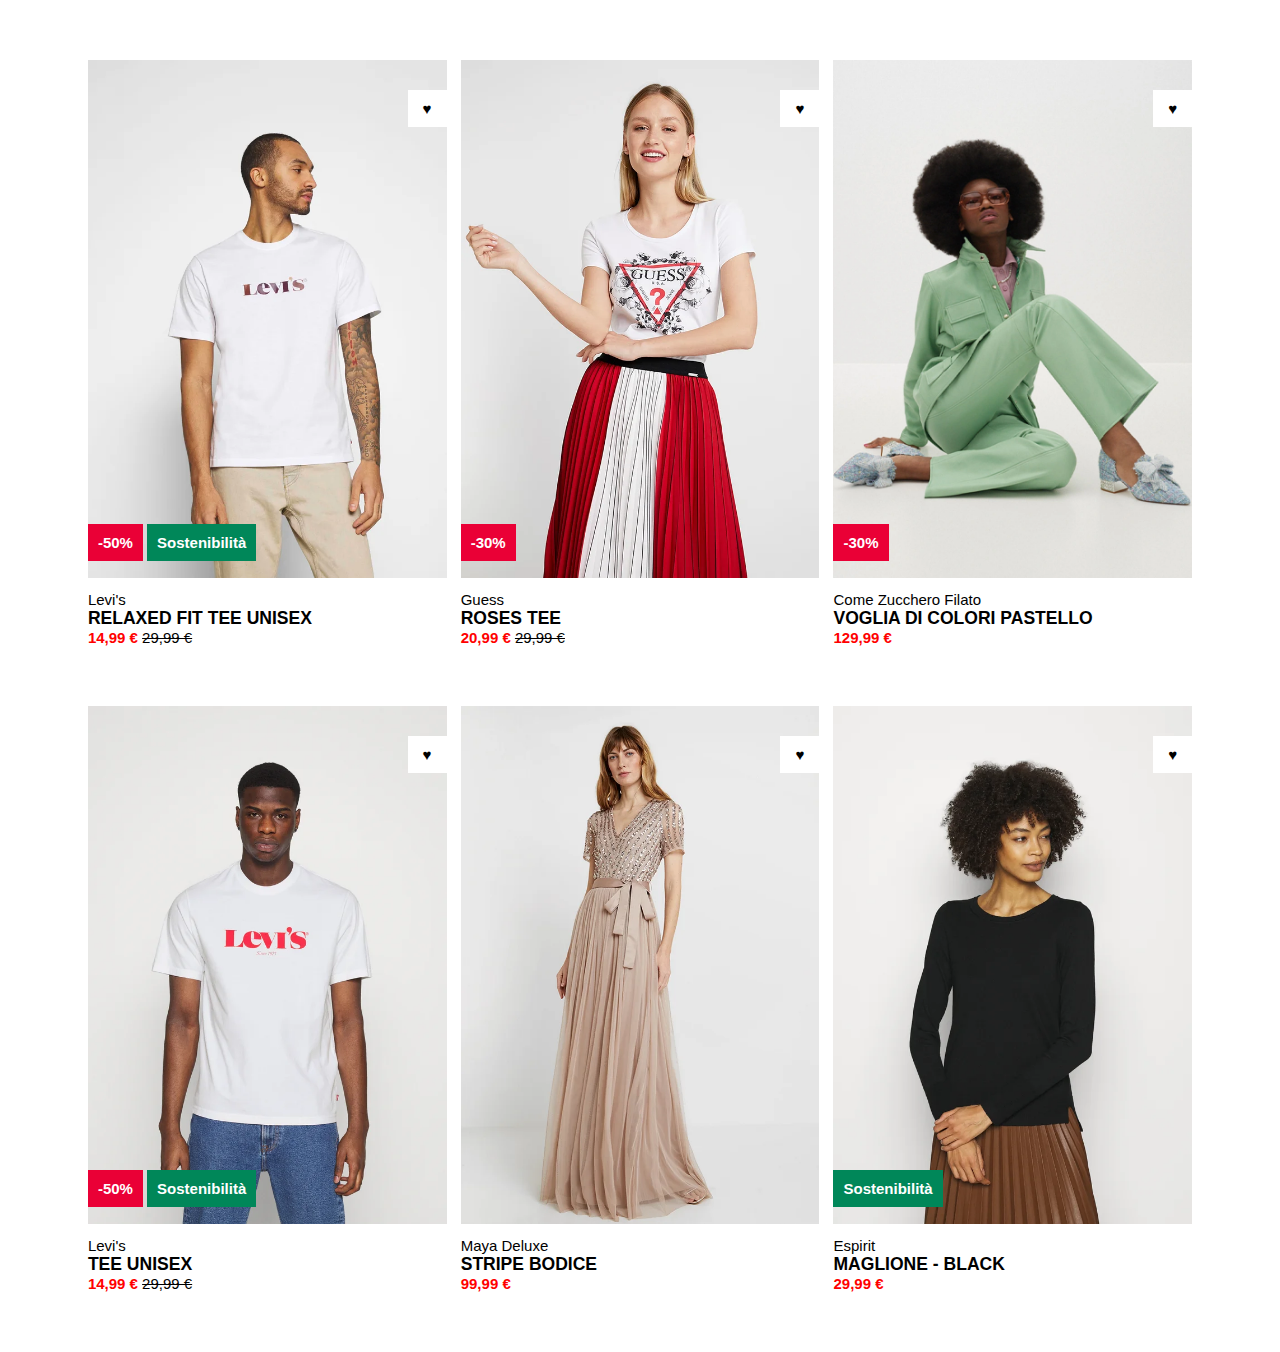
<file: index.html>
<!DOCTYPE html>
<html lang="en">
<head>
  <meta charset="UTF-8">
  <meta http-equiv="X-UA-Compatible" content="IE=edge">
  <meta name="viewport" content="width=device-width, initial-scale=1.0">
  <link rel="stylesheet" href="css/style.css">
  <title>Boolando</title>
</head>
<body>

  <!-- Row of products -->
  <div class="row">

    <!-- Product element -->
    <div class="product">

      <div class="image-box">
        <!-- Wishlist element -->
        <div class="heart">&hearts;</div>
        <div class="product-promo">
          <!-- Percentage discount  -->
          <span class="discount">-50&percnt;</span>
          <!-- Sustainability element -->
          <span class="sustainability secondary-label">Sostenibilit&agrave;</span>
        </div>
        <!-- Product images -->
        <img class="primary-image" src="img/1.webp" alt="Product Primary Image">
        <img class="secondary-image" src="img/1b.webp" alt="Product Secondary Image">
      </div>

      <div class="information-box">
        <!-- Brand name -->
        <span class="product-brand">Levi's</span>
        <!-- Product name -->
        <h3 class="product-name">Relaxed Fit Tee Unisex</h3>
        <!-- Standard Price -->
        <span class="product-price">14,99 &euro;</span>
        <!-- Original Price -->
        <span class="product-old-price">29,99 &euro;</span>
      </div>

    </div>


    <!-- Product element -->
    <div class="product">

      <div class="image-box">
        <!-- Wishlist element -->
        <div class="heart">&hearts;</div>
        <div class="product-promo">
          <!-- Percentage discount  -->
          <span class="discount">-30&percnt;</span>
        </div>
        <!-- Product images -->
        <img class="primary-image" src="img/2.webp" alt="Product Primary Image">
        <img class="secondary-image" src="img/2b.webp" alt="Product Secondary Image">
      </div>

      <div class="information-box">
        <!-- Brand name -->
        <span class="product-brand">Guess</span>
        <!-- Product name -->
        <h3 class="product-name">Roses Tee</h3>
        <!-- Standard Price -->
        <span class="product-price">20,99 &euro;</span>
        <!-- Original Price -->
        <span class="product-old-price">29,99 &euro;</span>
      </div>

    </div>


    <!-- Product element -->
    <div class="product">

      <div class="image-box">
        <!-- Wishlist element -->
        <div class="heart">&hearts;</div>
        <div class="product-promo">
          <!-- Percentage discount  -->
          <span class="discount">-30&percnt;</span>
        </div>
        <!-- Product images -->
        <img class="primary-image" src="img/3.webp" alt="Product Primary Image">
        <img class="secondary-image" src="img/3b.webp" alt="Product Secondary Image">
      </div>

      <div class="information-box">
        <!-- Brand name -->
        <span class="product-brand">Come Zucchero Filato</span>
        <!-- Product name -->
        <h3 class="product-name">Voglia di colori Pastello</h3>
        <!-- Standard Price -->
        <span class="product-price">129,99 &euro;</span>
      </div>

    </div>


    <!-- Product element -->
    <div class="product">

      <div class="image-box">
        <!-- Wishlist element -->
        <div class="heart">&hearts;</div>
        <div class="product-promo">
          <!-- Percentage discount  -->
          <span class="discount">-50&percnt;</span>
          <!-- Sustainability element -->
          <span class="sustainability secondary-label">Sostenibilit&agrave;</span>
        </div>
        <!-- Product images -->
        <img class="primary-image" src="img/4.webp" alt="Product Primary Image">
        <img class="secondary-image" src="img/4b.webp" alt="Product Secondary Image">
      </div>

      <div class="information-box">
        <!-- Brand name -->
        <span class="product-brand">Levi's</span>
        <!-- Product name -->
        <h3 class="product-name">Tee Unisex</h3>
        <!-- Standard Price -->
        <span class="product-price">14,99 &euro;</span>
        <!-- Original Price -->
        <span class="product-old-price">29,99 &euro;</span>
      </div>

    </div>


    <!-- Product element -->
    <div class="product">

      <div class="image-box">
        <!-- Wishlist element -->
        <div class="heart">&hearts;</div>
        <!-- Product images -->
        <img class="primary-image" src="img/5.webp" alt="Product Primary Image">
        <img class="secondary-image" src="img/5b.webp" alt="Product Secondary Image">
      </div>

      <div class="information-box">
        <!-- Brand name -->
        <span class="product-brand">Maya Deluxe</span>
        <!-- Product name -->
        <h3 class="product-name">Stripe Bodice</h3>
        <!-- Standard Price -->
        <span class="product-price">99,99 &euro;</span>
      </div>

    </div>


    <!-- Product element -->
    <div class="product">

      <div class="image-box">
        <!-- Wishlist element -->
        <div class="heart">&hearts;</div>
        <div class="product-promo">
          <!-- Sustainability element -->
          <span class="sustainability">Sostenibilit&agrave;</span>
        </div>
        <!-- Product images -->
        <img class="primary-image" src="img/6.webp" alt="Product Primary Image">
        <img class="secondary-image" src="img/6b.webp" alt="Product Secondary Image">
      </div>

      <div class="information-box">
        <!-- Brand name -->
        <span class="product-brand">Espirit</span>
        <!-- Product name -->
        <h3 class="product-name">Maglione - Black</h3>
        <!-- Standard Price -->
        <span class="product-price">29,99 &euro;</span>
      </div>

    </div>


  </div>

</body>
</html>
</file>
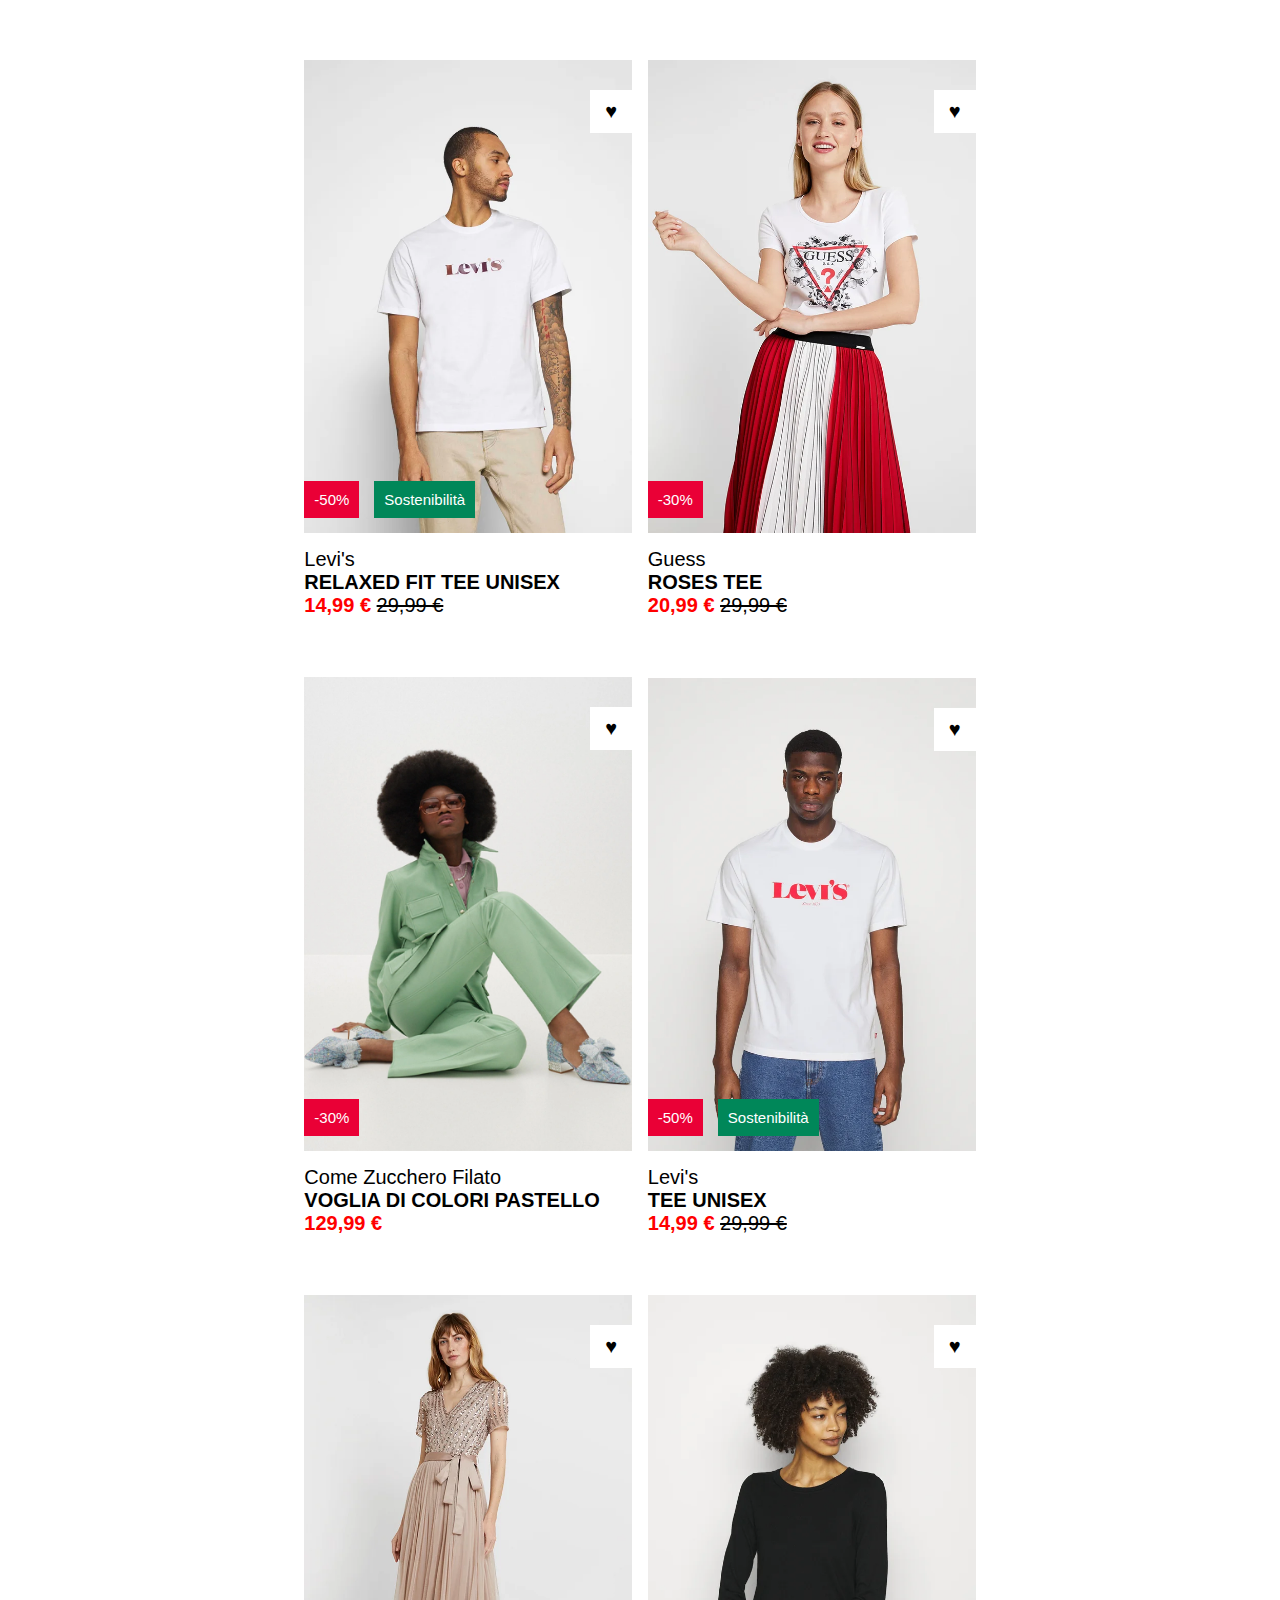
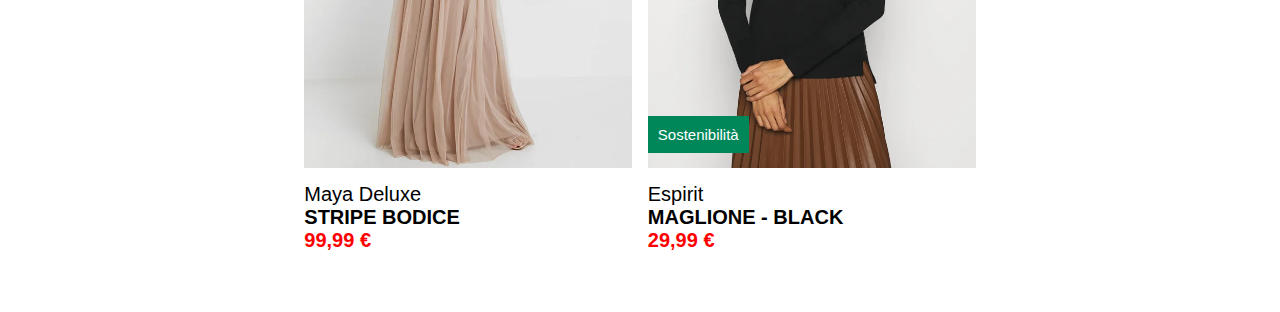
<file: block-version/index.html>
<!DOCTYPE html>
<html lang="en">
<head>
  <meta charset="UTF-8">
  <meta http-equiv="X-UA-Compatible" content="IE=edge">
  <meta name="viewport" content="width=device-width, initial-scale=1.0">
  <link rel="stylesheet" href="css/style.css">
  <title>Boolando</title>
</head>
<body>

  <!-- Row of products -->
  <div class="row">

    <!-- Product element -->
    <div class="product">

      <div class="image-box">
        
        <!-- Wishlist element -->
        <div class="heart">&hearts;</div>

        <!-- Percentage discount  -->
        <div class="discount">-50%</div>

        <!-- Sustainability element -->
        <div class="sustainability secondary-label">Sostenibilità</div>

        <!-- Product images -->
        <img class="primary-image" src="../img/1.webp" alt="Product Primary Image">
        <img class="secondary-image" src="../img/1b.webp" alt="Product Secondary Image">
      </div>

      <div class="information-box">
        <!-- Brand name -->
        <p class="product-brand">Levi's</p>
        <!-- Product name -->
        <p class="product-name">Relaxed Fit Tee Unisex</p>
        <!-- Standard Price -->
        <p class="product-price">14,99 &euro;</p>
        <!-- Discounted Price -->
        <p class="product-old-price">29,99 &euro;</p>
      </div>

    </div>


    <!-- Product element -->
    <div class="product">

      <div class="image-box">
        <!-- Wishlist element -->
        <div class="heart">&hearts;</div>
        <!-- Percentage discount  -->
        <div class="discount">-30%</div>
        <!-- Product images -->
        <img class="primary-image" src="../img/2.webp" alt="Product Primary Image">
        <img class="secondary-image" src="../img/2b.webp" alt="Product Secondary Image">
      </div>

      <div class="information-box">
        <!-- Brand name -->
        <p class="product-brand">Guess</p>
        <!-- Product name -->
        <p class="product-name">Roses Tee</p>
        <!-- Standard Price -->
        <p class="product-price">20,99 &euro;</p>
        <!-- Discounted Price -->
        <p class="product-old-price">29,99 &euro;</p>
      </div>

    </div>


    <!-- Product element -->
    <div class="product">

      <div class="image-box">
        <!-- Wishlist element -->
        <div class="heart">&hearts;</div>
        <!-- Percentage discount  -->
        <div class="discount">-30%</div>
        <!-- Product images -->
        <img class="primary-image" src="../img/3.webp" alt="Product Primary Image">
        <img class="secondary-image" src="../img/3b.webp" alt="Product Secondary Image">
      </div>

      <div class="information-box">
        <!-- Brand name -->
        <p class="product-brand">Come Zucchero Filato</p>
        <!-- Product name -->
        <p class="product-name">Voglia di colori Pastello</p>
        <!-- Standard Price -->
        <p class="product-price">129,99 &euro;</p>
      </div>

    </div>


    <!-- Product element -->
    <div class="product">

      <div class="image-box">
        <!-- Wishlist element -->
        <div class="heart">&hearts;</div>
        <!-- Percentage discount  -->
        <div class="discount">-50%</div>
        <!-- Sustainability element -->
        <div class="sustainability secondary-label">Sostenibilità</div>
        <!-- Product images -->
        <img class="primary-image" src="../img/4.webp" alt="Product Primary Image">
        <img class="secondary-image" src="../img/4b.webp" alt="Product Secondary Image">
      </div>

      <div class="information-box">
        <!-- Brand name -->
        <p class="product-brand">Levi's</p>
        <!-- Product name -->
        <p class="product-name">Tee Unisex</p>
        <!-- Standard Price -->
        <p class="product-price">14,99 &euro;</p>
        <!-- Discounted Price -->
        <p class="product-old-price">29,99 &euro;</p>
      </div>

    </div>


    <!-- Product element -->
    <div class="product">

      <div class="image-box">
        <!-- Wishlist element -->
        <div class="heart">&hearts;</div>
        <!-- Product images -->
        <img class="primary-image" src="../img/5.webp" alt="Product Primary Image">
        <img class="secondary-image" src="../img/5b.webp" alt="Product Secondary Image">
      </div>

      <div class="information-box">
        <!-- Brand name -->
        <p class="product-brand">Maya Deluxe</p>
        <!-- Product name -->
        <p class="product-name">Stripe Bodice</p>
        <!-- Standard Price -->
        <p class="product-price">99,99 &euro;</p>
      </div>

    </div>


    <!-- Product element -->
    <div class="product">

      <div class="image-box">
        <!-- Wishlist element -->
        <div class="heart">&hearts;</div>
        <!-- Sustainability element -->
        <div class="sustainability">Sostenibilità</div>
        <!-- Product images -->
        <img class="primary-image" src="../img/6.webp" alt="Product Primary Image">
        <img class="secondary-image" src="../img/6b.webp" alt="Product Secondary Image">
      </div>

      <div class="information-box">
        <!-- Brand name -->
        <p class="product-brand">Espirit</p>
        <!-- Product name -->
        <p class="product-name">Maglione - Black</p>
        <!-- Standard Price -->
        <p class="product-price">29,99 &euro;</p>
      </div>

    </div>


  </div>

</body>
</html>
</file>
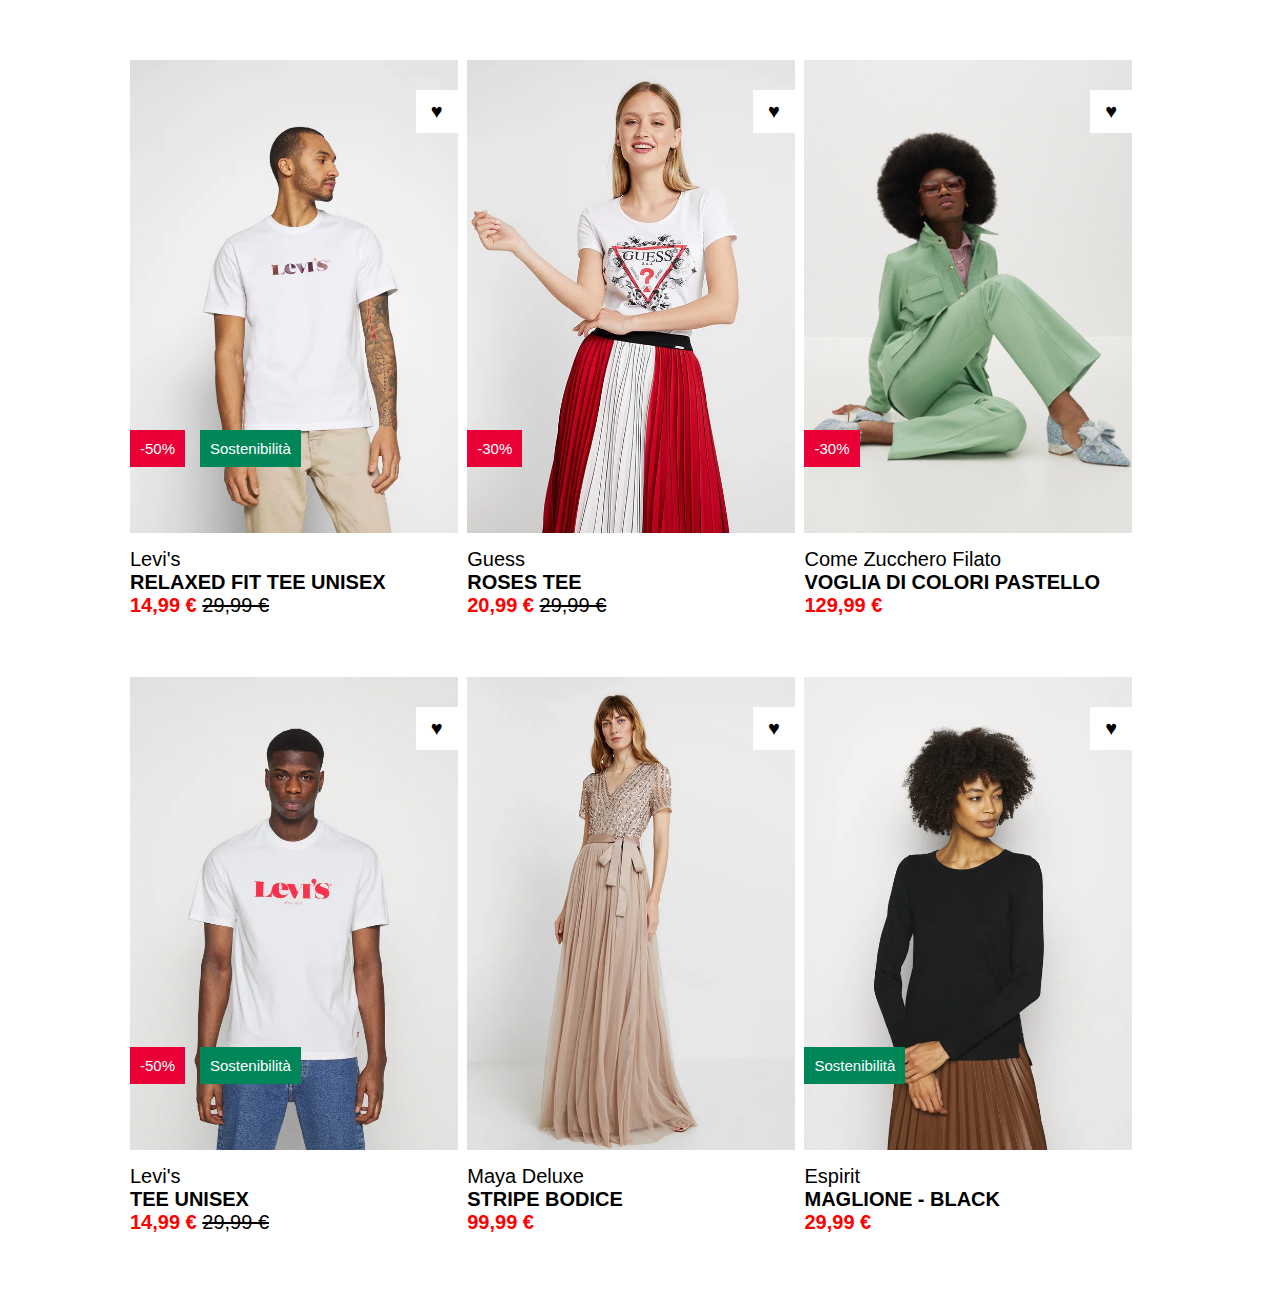
<file: no-block-version/index.html>
<!DOCTYPE html>
<html lang="en">
<head>
  <meta charset="UTF-8">
  <meta http-equiv="X-UA-Compatible" content="IE=edge">
  <meta name="viewport" content="width=device-width, initial-scale=1.0">
  <link rel="stylesheet" href="css/style.css">
  <title>Boolando</title>
</head>
<body>

  <!-- Row of products -->
  <div class="row">
    <!-- Product element -->
    <div class="product">
      <!-- Wishlist element -->
      <div class="heart">&hearts;</div>
      <!-- Percentage discount  -->
      <div class="discount">-50%</div>
      <!-- Sustainability element -->
      <div class="sustainability secondary-label">Sostenibilità</div>
      <!-- Product images -->
      <img class="primary-image" src="../img/1.webp" alt="Product Primary Image">
      <img class="secondary-image" src="../img/1b.webp" alt="Product Secondary Image">
      
      <!-- Brand name -->
      <p class="product-brand">Levi's</p>
      <!-- Product name -->
      <p class="product-name">Relaxed Fit Tee Unisex</p>
      <!-- Product Price -->
      <span class="product-price">14,99 &euro;</span>
      <!-- Old Price -->
      <span class="product-old-price">29,99 &euro;</span>
    </div>

    <!-- Product element -->
    <div class="product">
      <!-- Wishlist element -->
      <div class="heart">&hearts;</div>
      <!-- Percentage discount  -->
      <div class="discount">-30%</div>
      <!-- Sustainability element -->
      <!-- Product images -->
      <img class="primary-image" src="../img/2.webp" alt="Product Primary Image">
      <img class="secondary-image" src="../img/2b.webp" alt="Product Secondary Image">
      
      <!-- Brand name -->
      <p class="product-brand">Guess</p>
      <!-- Product name -->
      <p class="product-name">Roses Tee</p>
      <!-- Product Price -->
      <span class="product-price">20,99 &euro;</span>
      <!-- Old Price -->
      <span class="product-old-price">29,99 &euro;</span>
    </div>

    <!-- Product element -->
    <div class="product">
      <!-- Wishlist element -->
      <div class="heart">&hearts;</div>
      <!-- Percentage discount  -->
      <div class="discount">-30%</div>
      <!-- Product images -->
      <img class="primary-image" src="../img/3.webp" alt="Product Primary Image">
      <img class="secondary-image" src="../img/3b.webp" alt="Product Secondary Image">
      
      <!-- Brand name -->
      <p class="product-brand">Come Zucchero Filato</p>
      <!-- Product name -->
      <p class="product-name">Voglia di colori Pastello</p>
      <!-- Product Price -->
      <span class="product-price">129,99 &euro;</span>   
    </div>

    <!-- Product element -->
    <div class="product">
      <!-- Wishlist element -->
      <div class="heart">&hearts;</div>
      <!-- Percentage discount  -->
      <div class="discount">-50%</div>
      <!-- Sustainability element -->
      <div class="sustainability secondary-label">Sostenibilità</div>
      <!-- Product images -->
      <img class="primary-image" src="../img/4.webp" alt="Product Primary Image">
      <img class="secondary-image" src="../img/4b.webp" alt="Product Secondary Image">
      
      <!-- Brand name -->
      <p class="product-brand">Levi's</p>
      <!-- Product name -->
      <p class="product-name">Tee Unisex</p>
      <!-- Product Price -->
      <span class="product-price">14,99 &euro;</span>
      <!-- Old Price -->
      <span class="product-old-price">29,99 &euro;</span>
    </div>

    <!-- Product element -->
    <div class="product">
      <!-- Wishlist element -->
      <div class="heart">&hearts;</div>
      <!-- Product images -->
      <img class="primary-image" src="../img/5.webp" alt="Product Primary Image">
      <img class="secondary-image" src="../img/5b.webp" alt="Product Secondary Image">
      
      <!-- Brand name -->
      <p class="product-brand">Maya Deluxe</p>
      <!-- Product name -->
      <p class="product-name">Stripe Bodice</p>
      <!-- Product Price -->
      <span class="product-price">99,99 &euro;</span>  
    </div>

    <!-- Product element -->
    <div class="product">
      <!-- Wishlist element -->
      <div class="heart">&hearts;</div>
      <!-- Sustainability element -->
      <div class="sustainability">Sostenibilità</div>
      <!-- Product images -->
      <img class="primary-image" src="../img/6.webp" alt="Product Primary Image">
      <img class="secondary-image" src="../img/6b.webp" alt="Product Secondary Image">
      
      <!-- Brand name -->
      <p class="product-brand">Espirit</p>
      <!-- Product name -->
      <p class="product-name">Maglione - Black</p>
      <!-- Product Price -->
      <span class="product-price">29,99 &euro;</span>
    </div>

  </div>

</body>
</html>
</file>
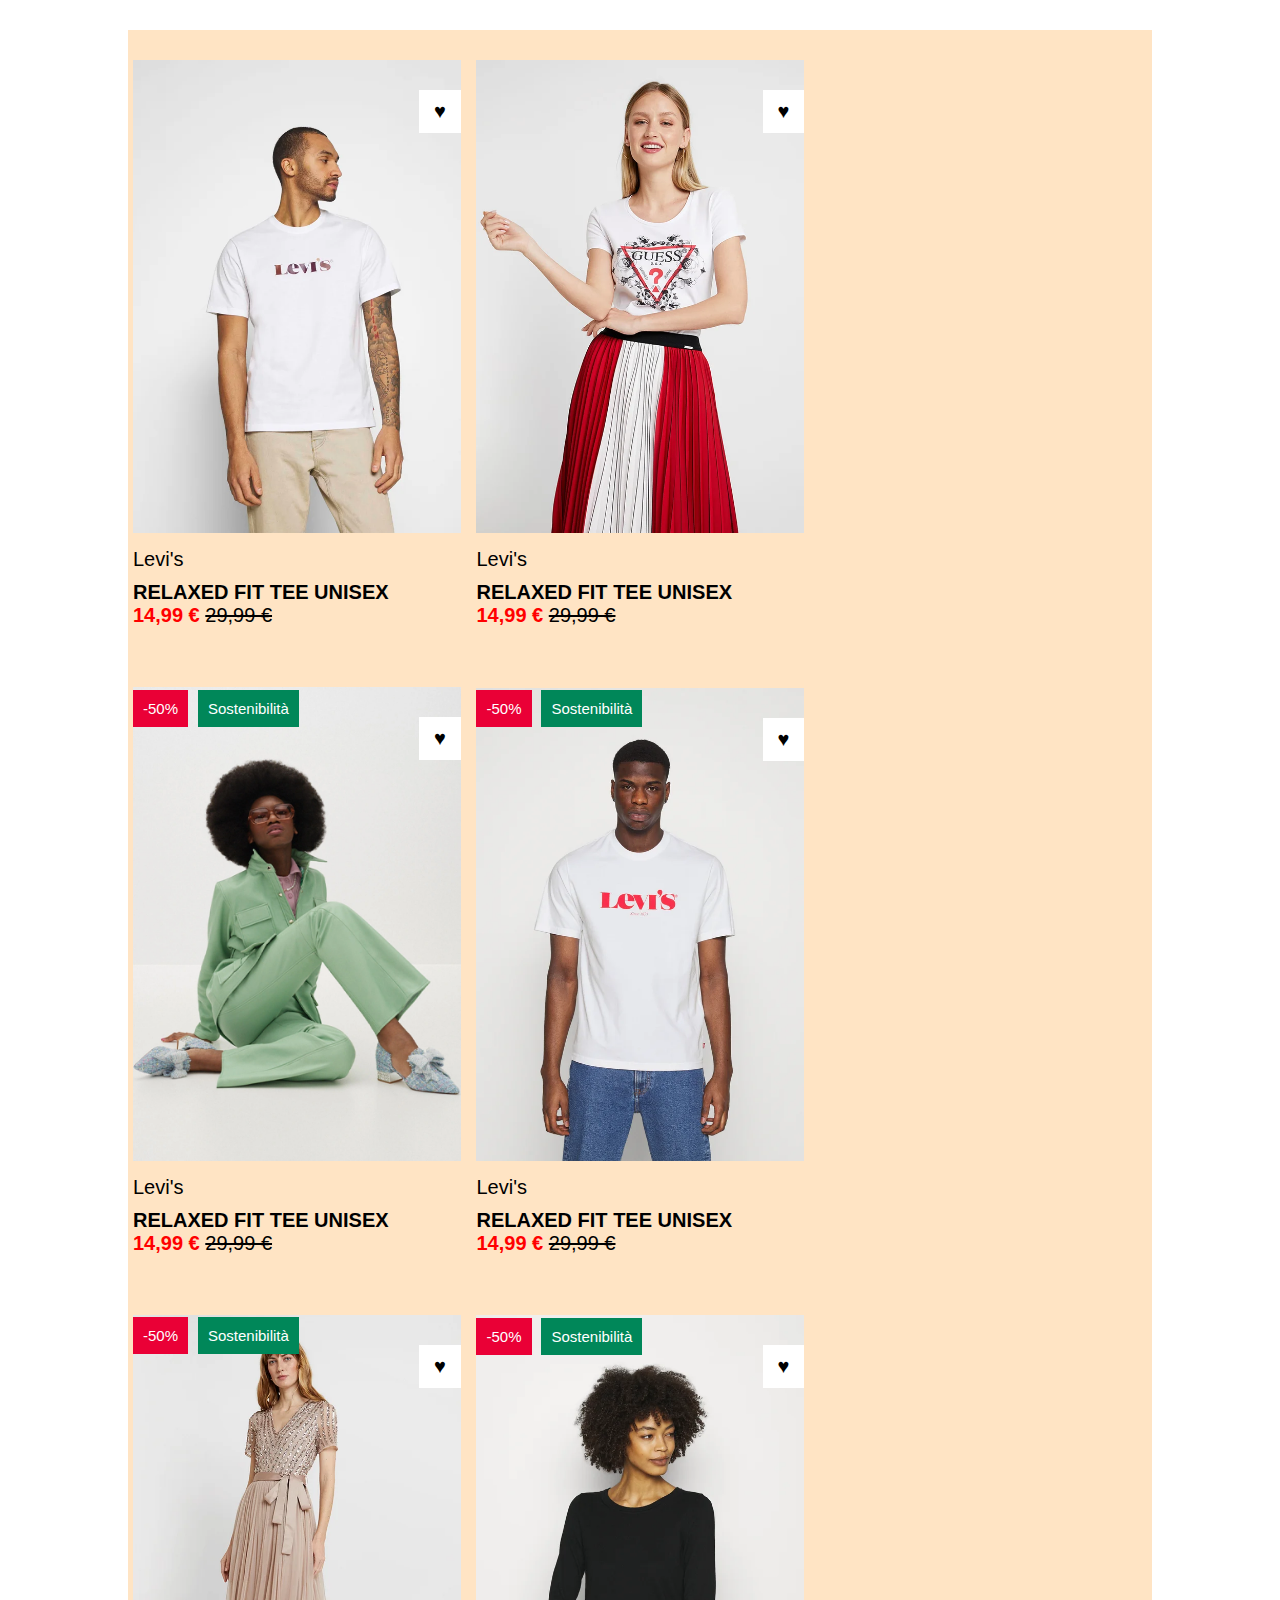
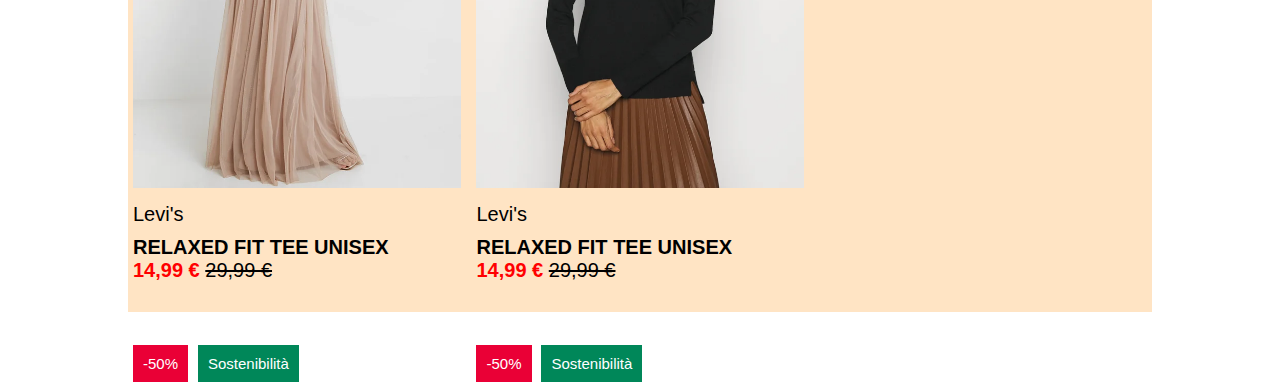
<file: index-v2.html>
<!DOCTYPE html>
<html lang="en">
<head>
  <meta charset="UTF-8">
  <meta http-equiv="X-UA-Compatible" content="IE=edge">
  <meta name="viewport" content="width=device-width, initial-scale=1.0">
  <link rel="stylesheet" href="css/style-v2.css">
  <title>Boolando</title>
</head>
<body>

  <!-- Row of products -->
  <div class="row">

    <!-- Product element -->
    <div class="product">
      <!-- Wishlist element -->
      <div class="heart">&hearts;</div>
      <!-- Percentage discount  -->
      <div class="discount">-50%</div>
      <!-- Sustainability element -->
      <div class="sustainability secondary-label">Sostenibilità</div>
      <!-- Product images -->
      <img class="primary-image" src="/img/1.webp" alt="Product Primary Image">
      <img class="secondary-image" src="/img/1b.webp" alt="Product Secondary Image">
      
      <!-- Brand name -->
      <p class="information-box product-brand">Levi's</p>
      <!-- Product name -->
      <p class="information-box product-name">Relaxed Fit Tee Unisex</p>
      <!-- Standard Price -->
      <span class="information-box product-price">14,99 &euro;</span>
      <!-- Discounted Price -->
      <span class="information-box product-old-price">29,99 &euro;</span>
      

    </div>

    <div class="product">
      <!-- Wishlist element -->
      <div class="heart">&hearts;</div>
      <!-- Percentage discount  -->
      <div class="discount">-50%</div>
      <!-- Sustainability element -->
      <div class="sustainability secondary-label">Sostenibilità</div>
      <!-- Product images -->
      <img class="primary-image" src="/img/2.webp" alt="Product Primary Image">
      <img class="secondary-image" src="/img/2b.webp" alt="Product Secondary Image">
      
      <!-- Brand name -->
      <p class="information-box product-brand">Levi's</p>
      <!-- Product name -->
      <p class="information-box product-name">Relaxed Fit Tee Unisex</p>
      <!-- Standard Price -->
      <span class="information-box product-price">14,99 &euro;</span>
      <!-- Discounted Price -->
      <span class="information-box product-old-price">29,99 &euro;</span>
      

    </div>

    <div class="product">
      <!-- Wishlist element -->
      <div class="heart">&hearts;</div>
      <!-- Percentage discount  -->
      <div class="discount">-50%</div>
      <!-- Sustainability element -->
      <div class="sustainability secondary-label">Sostenibilità</div>
      <!-- Product images -->
      <img class="primary-image" src="/img/3.webp" alt="Product Primary Image">
      <img class="secondary-image" src="/img/3b.webp" alt="Product Secondary Image">
      
      <!-- Brand name -->
      <p class="information-box product-brand">Levi's</p>
      <!-- Product name -->
      <p class="information-box product-name">Relaxed Fit Tee Unisex</p>
      <!-- Standard Price -->
      <span class="information-box product-price">14,99 &euro;</span>
      <!-- Discounted Price -->
      <span class="information-box product-old-price">29,99 &euro;</span>
      
    </div>

    <div class="product">
      <!-- Wishlist element -->
      <div class="heart">&hearts;</div>
      <!-- Percentage discount  -->
      <div class="discount">-50%</div>
      <!-- Sustainability element -->
      <div class="sustainability secondary-label">Sostenibilità</div>
      <!-- Product images -->
      <img class="primary-image" src="/img/4.webp" alt="Product Primary Image">
      <img class="secondary-image" src="/img/4b.webp" alt="Product Secondary Image">
      
      <!-- Brand name -->
      <p class="information-box product-brand">Levi's</p>
      <!-- Product name -->
      <p class="information-box product-name">Relaxed Fit Tee Unisex</p>
      <!-- Standard Price -->
      <span class="information-box product-price">14,99 &euro;</span>
      <!-- Discounted Price -->
      <span class="information-box product-old-price">29,99 &euro;</span>
      
    </div>

    <div class="product">
      <!-- Wishlist element -->
      <div class="heart">&hearts;</div>
      <!-- Percentage discount  -->
      <div class="discount">-50%</div>
      <!-- Sustainability element -->
      <div class="sustainability secondary-label">Sostenibilità</div>
      <!-- Product images -->
      <img class="primary-image" src="/img/5.webp" alt="Product Primary Image">
      <img class="secondary-image" src="/img/5b.webp" alt="Product Secondary Image">
      
      <!-- Brand name -->
      <p class="information-box product-brand">Levi's</p>
      <!-- Product name -->
      <p class="information-box product-name">Relaxed Fit Tee Unisex</p>
      <!-- Standard Price -->
      <span class="information-box product-price">14,99 &euro;</span>
      <!-- Discounted Price -->
      <span class="information-box product-old-price">29,99 &euro;</span>
      
    </div>

    <div class="product">
      <!-- Wishlist element -->
      <div class="heart">&hearts;</div>
      <!-- Percentage discount  -->
      <div class="discount">-50%</div>
      <!-- Sustainability element -->
      <div class="sustainability secondary-label">Sostenibilità</div>
      <!-- Product images -->
      <img class="primary-image" src="/img/6.webp" alt="Product Primary Image">
      <img class="secondary-image" src="/img/6b.webp" alt="Product Secondary Image">
      
      <!-- Brand name -->
      <p class="information-box product-brand">Levi's</p>
      <!-- Product name -->
      <p class="information-box product-name">Relaxed Fit Tee Unisex</p>
      <!-- Standard Price -->
      <span class="information-box product-price">14,99 &euro;</span>
      <!-- Discounted Price -->
      <span class="information-box product-old-price">29,99 &euro;</span>
      
    </div>


  </div>

</body>
</html>
</file>
<file: css/style.css>
*{
  margin: 0;
  padding: 0;
  box-sizing: border-box;
}

.row{
  width: 90%;
  height: auto;
  margin: 30px auto;
  text-align: center;
}

body{
  font-family: 'Lucida Sans', 'Lucida Sans Regular', 'Lucida Grande', 'Lucida Sans Unicode', Geneva, Verdana, sans-serif;
  font-size: 15px;
  color: black;
}

/* Product Elements */

.product{
  position: relative;
  display: inline-block;
  width: 32%;
  padding: 30px 5px;
}

/* Image Elements */

.image-box{
  position: relative;
  cursor: pointer;
}

.image-box img{
  width: 100%;
  height: auto;
}

/* Heart Label top-right */
.product .image-box .heart{
  top:30px;
  right: 0;
  padding: 10px 15px;
  background-color: white;
} 

.image-box .product-promo{
  position: absolute;
  left: 0;
  bottom:30px;
}

/* Discount label bottom left */
.product .image-box .discount{
  background-color: #ea0036;
}

/* Sustainability label, bottom left next to discount label */
.product .image-box .sustainability{
  background-color: #008759;
}
/* Discount,Sustainability labels style */
.product-promo span{
  color: white;
  font-size: 15px;
  padding: 10px;
  font-weight: bold;
}

/* USO IMPROPRIO? CON % AL RESIZE SALTA ALLINENAMENTO */
/* .product .image-box .secondary-label{
  left: 70px;
} */

/* Position of Heart labels style */
.product .image-box .heart{
  position: absolute;
}

/* Labels z-index */
.product .image-box .heart, .product .image-box .discount, .product .image-box .sustainability{
  z-index: 40;
}

/* Show Secondary image with mouse hover  */
.product .image-box .secondary-image{
  position: absolute;
  left:0;
  top: 0;
  display: none;
  z-index: 30;
}

.product .image-box:hover .secondary-image{
  display: inline-block;
}

/* Information Box */
.product .information-box{
  padding-top: 10px;
  text-align: left;
}

/* Information Box Elements */
.product .information-box .product-name{
  text-transform: uppercase;
}

.product .information-box .product-price{
  color: red;
}

.product .information-box .product-old-price{
  text-decoration: line-through;
}

.product .information-box .product-price, .product .information-box .product-old-price{
  display:inline-block;
}

.product .information-box .product-name, .product .information-box .product-price{
  font-weight: bold;
}
</file>
<file: block-version/css/style.css>
*{
  margin: 0;
  padding: 0;
  box-sizing: border-box;
}

.row{
  width: 80%;
  height: auto;
  margin: 30px auto;
  text-align: center;
}

body{
  font-family: 'Lucida Sans', 'Lucida Sans Regular', 'Lucida Grande', 'Lucida Sans Unicode', Geneva, Verdana, sans-serif;
  font-size: 20px;
  color: black;

}

/* Product Elements */

.product{
  position: relative;
  display: inline-block;
  width: 33%;
  padding: 30px 5px;
}

/* Image Elements */

.image-box{
  position: relative;
  cursor: pointer;
}

.image-box img{
  width: 100%;
  height: auto;
}

/* Heart Label top-right */
.product .image-box .heart{
  top:30px;
  right: 0;
  padding: 10px 15px;
  background-color: white;
} 

/* Discount label bottom left */
.product .image-box .discount{
  background-color: #ea0036;
}

/* Sustainability label, bottom left next to discount label */
.product .image-box .sustainability{
  background-color: #008759;
}
/* Discount,Sustainability labels style */
.product .image-box .discount, .product .image-box .sustainability{
  color: white;
  bottom: 20px;
  font-size: 15px;
  padding: 10px;
}

/* USO IMPROPRIO? CON % AL RESIZE SALTA ALLINENAMENTO */
.product .image-box .secondary-label{
  left: 70px;
}


/* Position of Discount,Sustainability and Heart labels style */
.product .image-box .heart, .product .image-box .discount, .product .image-box .sustainability{
  position: absolute;
}

/* Labels z-index */
.product .image-box .heart, .product .image-box .discount, .product .image-box .sustainability{
  z-index: 40;
}

/* Show Secondary image with mouse hover  */
.product .image-box .secondary-image{
  position: absolute;
  left:0;
  top: 0;
  display: none;
  z-index: 30;
}

.product .image-box:hover .secondary-image{
  display: block;
}

/* Information Box */
.product .information-box{
  padding-top: 10px;
  text-align: left;
}

/* Information Box Elements */
.product .information-box .product-name{
  text-transform: uppercase;
}

.product .information-box .product-price{
  color: red;
}

.product .information-box .product-old-price{
  text-decoration: line-through;
}

.product .information-box .product-price, .product .information-box .product-old-price{
  display:inline-block;
}

.product .information-box .product-name, .product .information-box .product-price{
  font-weight: bold;
}
</file>
<file: no-block-version/css/style.css>
*{
  margin: 0;
  padding: 0;
  box-sizing: border-box;
}

.row{
  width: 80%;
  height: auto;
  margin: 30px auto;
}

body{
  font-family: 'Lucida Sans', 'Lucida Sans Regular', 'Lucida Grande', 'Lucida Sans Unicode', Geneva, Verdana, sans-serif;
  font-size: 20px;
  color: black;

}

/* Product Elements */

.product{
  position: relative;
  display: inline-block;
  width: 32%;
  cursor: pointer;
  margin: 30px 2px;
}

/* Image Elements */

.product img{
  width: 100%;
  height: auto;
}

/* Heart Label top-right */
.product .heart{
  top:30px;
  right: 0px;
  padding: 10px 15px;
  background-color: white;
} 

/* Discount label bottom left */
.product .discount{
  background-color: #ea0036;
}

/* Sustainability label, bottom left next to discount label */
.product .sustainability{
  background-color: #008759;
}
/* Discount,Sustainability labels style */
.product .discount, .product .sustainability{
  color: white;
  bottom: 150px;
  font-size: 15px;
  padding: 10px;
}

/* USO IMPROPRIO? CON % AL RESIZE SALTA ALLINENAMENTO */
.product .secondary-label{
  left: 70px;
}


/* Position of Discount,Sustainability and Heart labels style */
.product .heart, .product .discount, .product .sustainability{
  position: absolute;
}

/* Labels z-index */
.product .heart, .product .discount, .product .sustainability{
  z-index: 40;
}

/* Show Secondary image with mouse hover  */
.product .secondary-image{
  position: absolute;
  left:0;
  top: 0;
  display: none;
  z-index: 30;
}

.product:hover .secondary-image{
  display: block;
}


/* Informations Elements */
.product .product-name{
  text-transform: uppercase;
}

.product .product-brand{
  padding-top: 10px;
}

.product .product-price{
  color: red;
}

.product .product-old-price{
  text-decoration: line-through;
}

/* .product .information-box.product-price, .product .information-box.product-old-price{
  display:inline-block;
} */

.product .product-name, .product .product-price{
  font-weight: bold;
}
</file>
<file: css/style-v2.css>
*{
  margin: 0;
  padding: 0;
  box-sizing: border-box;
}

.row{
  width: 80%;
  height: auto;
  margin: 30px auto;
  background-color: bisque;
}

body{
  font-family: 'Lucida Sans', 'Lucida Sans Regular', 'Lucida Grande', 'Lucida Sans Unicode', Geneva, Verdana, sans-serif;
  font-size: 20px;
  color: black;

}

/* Product Elements */

.product{
  position: relative;
  display: inline-block;
  width: 33%;
  padding: 30px 5px;
  cursor: pointer;
}

/* Image Elements */

.product img{
  width: 100%;
  height: auto;
  min-width: 290px
}

/* Heart Label top-right */
.product .heart{
  top:60px;
  right: 5px;
  padding: 10px 15px;
  background-color: white;
} 

/* Discount label bottom left */
.product .discount{
  background-color: #ea0036;
}

/* Sustainability label, bottom left next to discount label */
.product .sustainability{
  background-color: #008759;
}
/* Discount,Sustainability labels style */
.product .discount, .product .sustainability{
  color: white;
  top: 660px;
  font-size: 15px;
  padding: 10px;
}

/* USO IMPROPRIO? CON % AL RESIZE SALTA ALLINENAMENTO */
.product .secondary-label{
  left: 70px;
}


/* Position of Discount,Sustainability and Heart labels style */
.product .heart, .product .discount, .product .sustainability{
  position: absolute;
}

/* Labels z-index */
.product .heart, .product .discount, .product .sustainability{
  z-index: 40;
}

/* Show Secondary image with mouse hover  */
.product .secondary-image{
  position: absolute;
  left:0;
  top: 0;
  display: none;
  z-index: 30;
}

.product:hover .secondary-image{
  display: block;
}

/* Information Box */
.product p, .product span {
  padding-top: 10px;
}

/* Information Box Elements */
.product .information-box.product-name{
  text-transform: uppercase;
}

.product .information-box.product-price{
  color: red;
}

.product .information-box.product-old-price{
  text-decoration: line-through;
}

/* .product .information-box.product-price, .product .information-box.product-old-price{
  display:inline-block;
} */

.product .information-box.product-name, .product .information-box.product-price{
  font-weight: bold;
}
</file>
